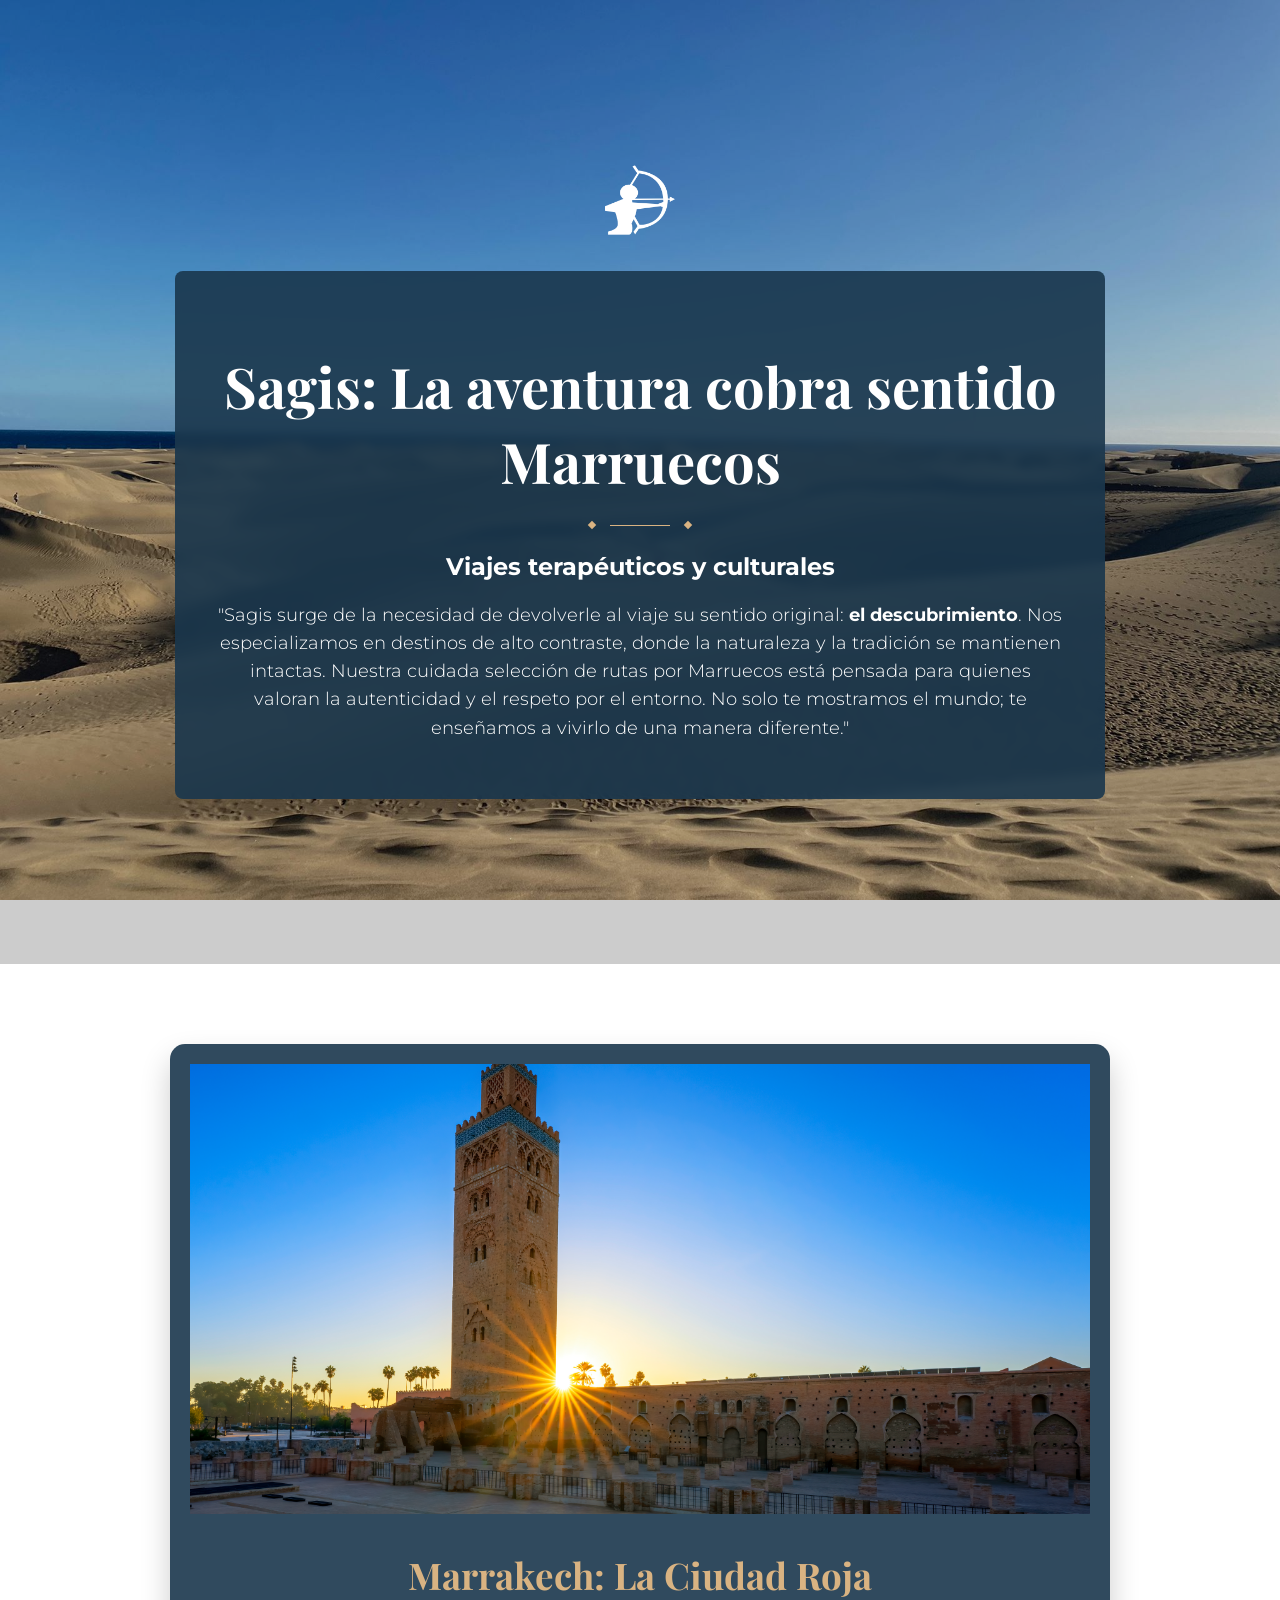
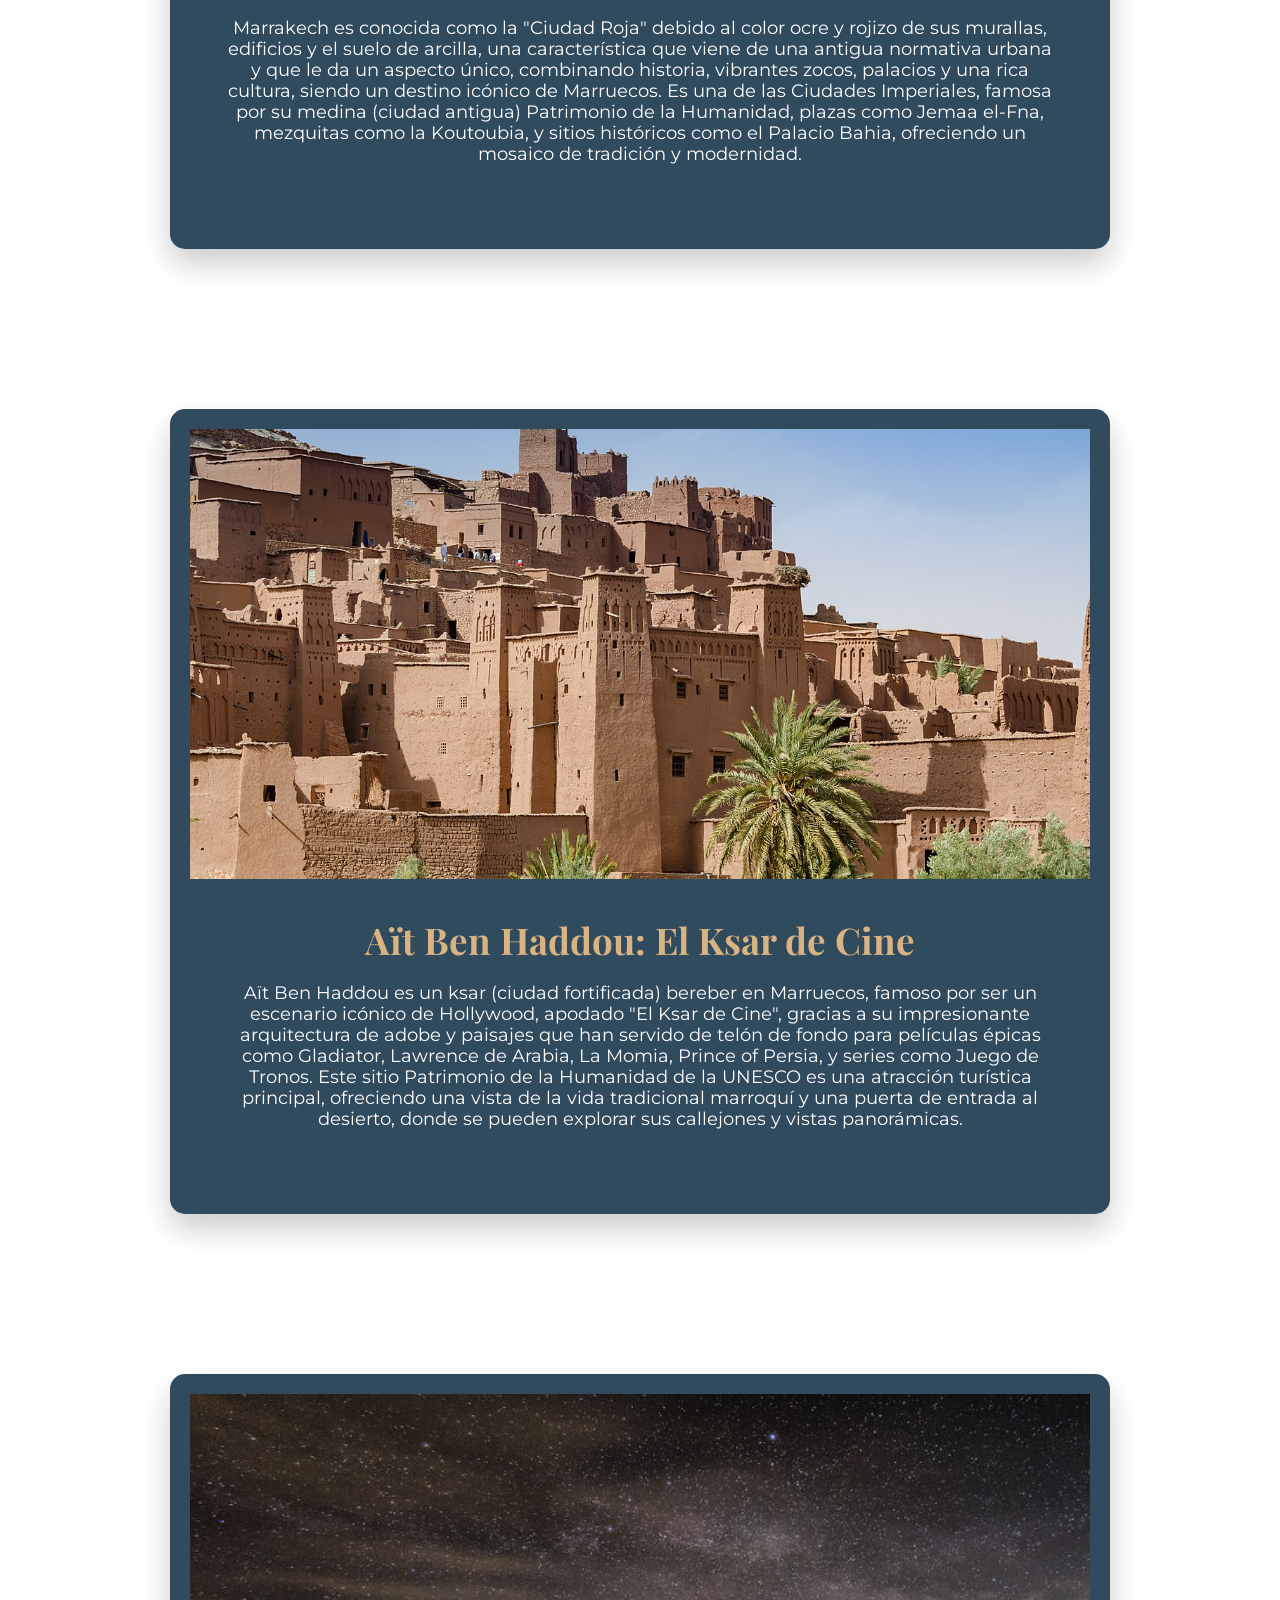
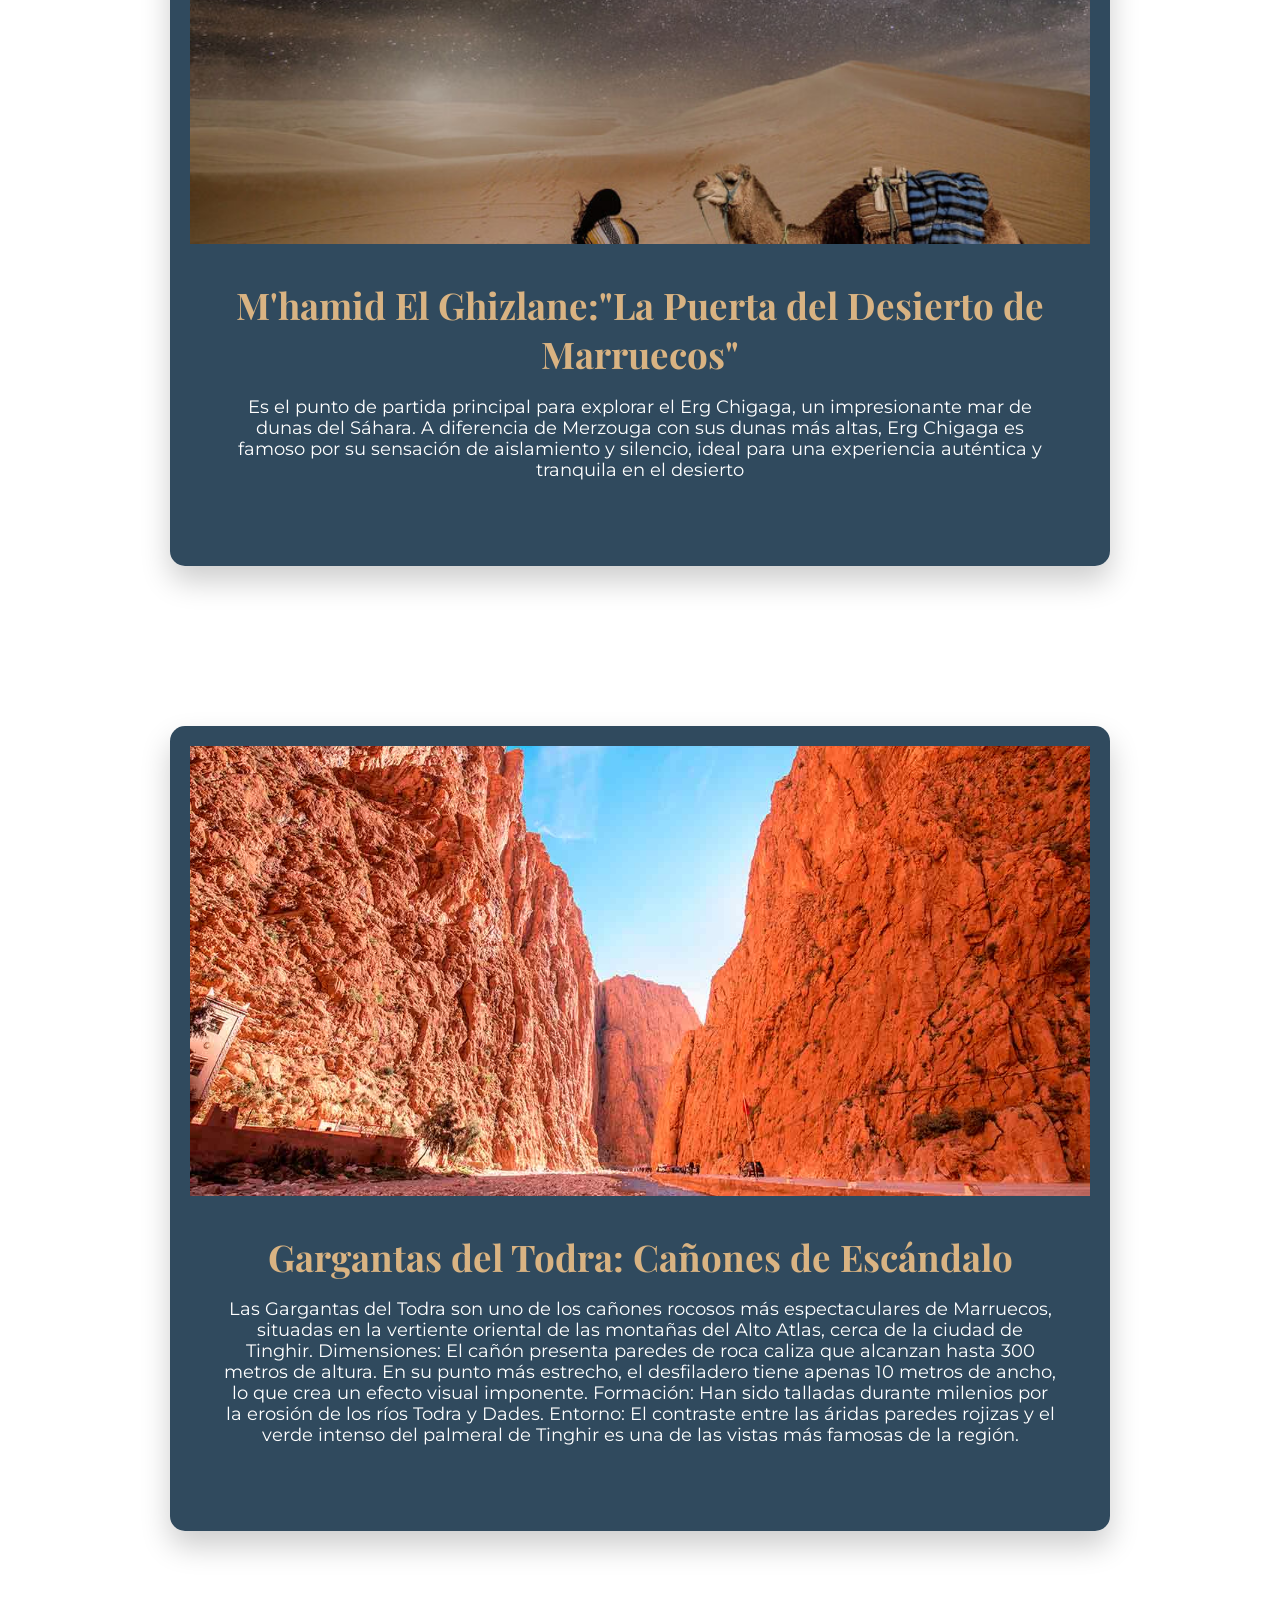
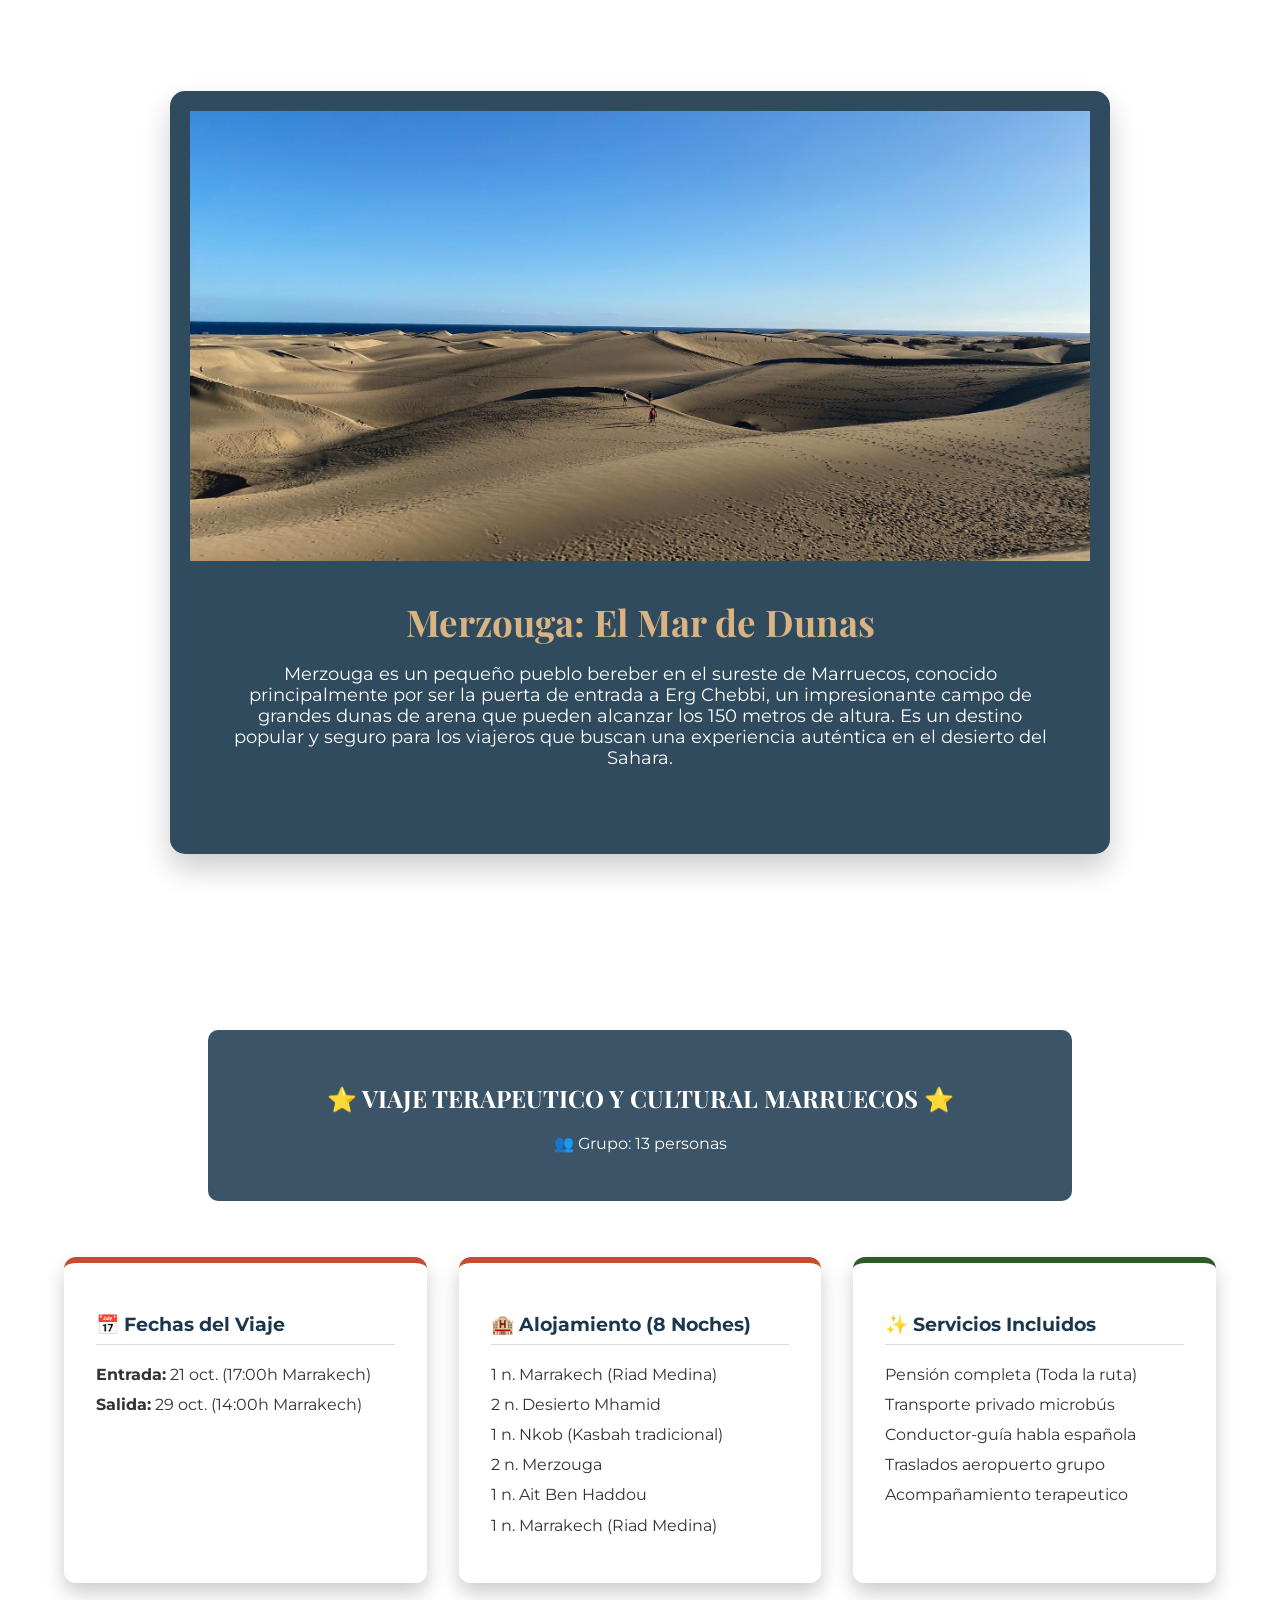
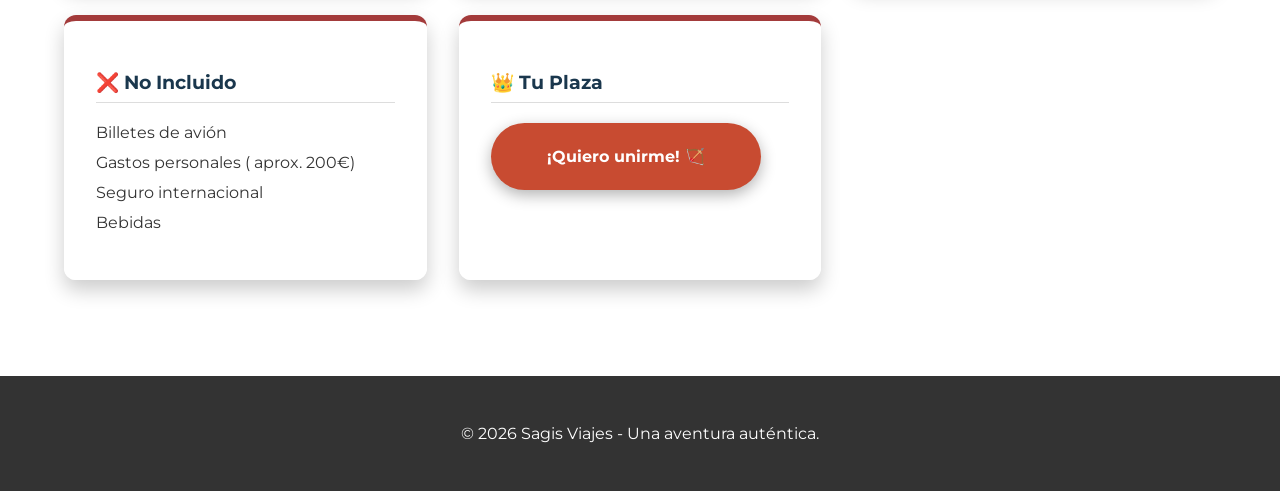
<file: index.html>
<!DOCTYPE html>
<html lang="es">
    <head>
    <meta charset="UTF-8">
    <meta name="viewport" content="width=device-width, initial-scale=1.0">

    <!-- SEO Estándar -->
    <title>Sagis | Viajes Terapéuticos y Culturales. 
    Marruecos</title>
    <meta name="description" content="Sagis: Viajes terapéuticos y culturales en Marruecos. Descubre la magia del desierto, las Kasbahs y el bienestar interior.">

    <!-- Open Graph (WhatsApp / Facebook) -->
    <meta property="og:type" content="website">
    <meta property="og:title" content="Sagis | Viajes Terapéuticos y Culturales. Marruecos">
    <meta property="og:description" content="Un viaje diseñado para el alma en el corazón de Marruecos. Cultura, desierto y paz interior.">
    <meta property="og:image" content="https://leger74.github.io/sagis-marruecos/imagenes/plazamarruecos.jpeg">
    <meta property="og:url" content="https://leger74.github.io/sagis-marruecos/">

    <!-- Favicon -->
    <link rel="icon" href="./imagenes/signo-sagitario-de-un-arquero(1).png" type="image/x-icon">
    
    <!-- Fuentes y Estilos -->
    <link href="https://fonts.googleapis.com/css2?family=Montserrat:wght@300;400;700&family=Playfair+Display:ital,wght@0,700;1,400&display=swap" rel="stylesheet">
    <link rel="stylesheet" href="./css/estilos.css">
</head>

<body>

    <header class="header-aventura">
        <div class="logo-central">
            <img src="./imagenes/signo-sagitario-de-un-arquero(1).png" alt="Logo Sagitario" class="logo1">
        </div>
        <div class="contenedor-presentacion">
            <h1 class="titulo-principal">
                Sagis: La aventura cobra sentido<br>Marruecos</h1>
            <div class="divisor-decorativo">
                <span class="punto"></span><span class="linea"></span><span class="punto"></span>
            </div>
            <!-- TEXTO DE PRESENTACIÓN RECUPERADO -->
            <div class="cuerpo-texto">
                <h2>Viajes terapéuticos y culturales</h2>
                <p>
                    "Sagis surge de la necesidad de devolverle al viaje su sentido original: <strong>el descubrimiento</strong>. 
                    Nos especializamos en destinos de alto contraste, donde la naturaleza y la tradición se mantienen intactas. 
                    Nuestra cuidada selección de rutas por Marruecos está pensada para quienes valoran la 
                    autenticidad y el respeto por el entorno. No solo te mostramos el mundo; te enseñamos a vivirlo de una manera diferente."
                </p>
            </div>
        </div>
    </header>

    <main>
        <!-- DESTINOS (ESTILO BLOQUE-DESTINO) -->
        <article class="bloque-destino">
            <div class="contenido-destino">
                <img src="./imagenes/famosa-mezquita-koutoubia-marrakech.jpg" alt="Marrakech">
                <h2>Marrakech: La Ciudad Roja</h2>
                <p>Marrakech es conocida como la "Ciudad Roja" debido al color ocre y rojizo de sus murallas, edificios y el suelo de arcilla, una característica que viene de una antigua normativa urbana y que le da un aspecto único, combinando historia, vibrantes zocos, palacios y una rica cultura, siendo un destino icónico de Marruecos. Es una de las Ciudades Imperiales, famosa por su medina (ciudad antigua) Patrimonio de la Humanidad, plazas como Jemaa el-Fna, mezquitas como la Koutoubia, y sitios históricos como el Palacio Bahia, ofreciendo un mosaico de tradición y modernidad.  </p>
            </div>
        </article>

        <article class="bloque-destino">
            <div class="contenido-destino">
                <img src="./imagenes/cine2.jpg" alt="Aït Ben Haddou">
                <h2>Aït Ben Haddou: El Ksar de Cine</h2>
                <p>Aït Ben Haddou es un ksar (ciudad fortificada) bereber en Marruecos, famoso por ser un escenario icónico de Hollywood, apodado "El Ksar de Cine", gracias a su impresionante arquitectura de adobe y paisajes que han servido de telón de fondo para películas épicas como Gladiator, Lawrence de Arabia, La Momia, Prince of Persia, y series como Juego de Tronos. Este sitio Patrimonio de la Humanidad de la UNESCO es una atracción turística principal, ofreciendo una vista de la vida tradicional marroquí y una puerta de entrada al desierto, donde se pueden explorar sus callejones y vistas panorámicas. </p>
            </div>
        </article>

        <article class="bloque-destino">
            <div class="contenido-destino">
                <img src="./imagenes/estrellas_desierto.jpeg" alt="M'hamid desierto de Marruecos">
                <h2>M'hamid El Ghizlane:"La Puerta del Desierto de Marruecos"</h2>
                <p>Es el punto de partida principal para explorar el Erg Chigaga, un impresionante mar de dunas del Sáhara. A diferencia de Merzouga con sus dunas más altas, Erg Chigaga es famoso por su sensación de aislamiento y silencio, ideal para una experiencia auténtica y tranquila en el desierto</p>
            </div>
        </article>

        <article class="bloque-destino">
            <div class="contenido-destino">
                <img src="./imagenes/gargantas-todra.jpg" alt="Gargantas del Todra">
                <h2>Gargantas del Todra: Cañones de Escándalo</h2>
                <p>
                    Las Gargantas del Todra son uno de los cañones rocosos más espectaculares de Marruecos, situadas en la vertiente oriental de las montañas del Alto Atlas, cerca de la ciudad de Tinghir.
                    Dimensiones: El cañón presenta paredes de roca caliza que alcanzan hasta 300 metros de altura. En su punto más estrecho, el desfiladero tiene apenas 10 metros de ancho, lo que crea un efecto visual imponente.
                   Formación: Han sido talladas durante milenios por la erosión de los ríos Todra y Dades.
                  Entorno: El contraste entre las áridas paredes rojizas y el verde intenso del palmeral de Tinghir es una de las vistas más famosas de la región. 
                </p>
            </div>
        </article>

        <article class="bloque-destino">
            <div class="contenido-destino">
                <img src="./imagenes/dunas1.jpg" alt="Merzouga">
                <h2>Merzouga: El Mar de Dunas</h2>
                <p>Merzouga es un pequeño pueblo bereber en el sureste de Marruecos, conocido principalmente por ser la puerta de entrada a Erg Chebbi, un impresionante campo de grandes dunas de arena que pueden alcanzar los 150 metros de altura. Es un destino popular y seguro para los viajeros que buscan una experiencia auténtica en el desierto del Sahara.</p>
            </div>
        </article>

        <!-- SECCIÓN LOGÍSTICA (AHORA CON FONDO TRASLÚCIDO) -->
        <section class="seccion-logistica">
            <div class="itinerario-header">
                <h2>⭐ VIAJE TERAPEUTICO Y CULTURAL MARRUECOS ⭐</h2>
                <p class="grupo-info">👥 Grupo: 13 personas</p>
            </div>

            <div class="grid-itinerario">
                <div class="tarjeta-logistica">
                    <h3>📅 Fechas del Viaje</h3>
                    <ul>
                        <li><strong>Entrada:</strong> 21 oct. (17:00h Marrakech)</li>
                        <li><strong>Salida:</strong> 29 oct. (14:00h Marrakech)</li>
                    </ul>
                </div>

                <div class="tarjeta-logistica">
                    <h3>🏨 Alojamiento (8 Noches)</h3>
                    <ul>
                        <li>1 n. Marrakech (Riad Medina)</li>
                        <li>2 n. Desierto Mhamid</li>
                        <li>1 n. Nkob (Kasbah tradicional)</li>
                        <li>2 n. Merzouga</li>
                        <li>1 n. Ait Ben Haddou</li>
                        <li>1 n. Marrakech (Riad Medina)</li>
                    </ul>
                </div>

                <div class="tarjeta-logistica destacado-verde">
                    <h3>✨ Servicios Incluidos</h3>
                    <ul>
                        <li>Pensión completa (Toda la ruta)</li>
                        <li>Transporte privado microbús</li>
                        <li>Conductor-guía habla española</li>
                        <li>Traslados aeropuerto grupo</li>
                        <li>Acompañamiento terapeutico</li>
                    </ul>
                </div>

                <div class="tarjeta-logistica destacado-rojo">
                    <h3>❌ No Incluido</h3>
                    <ul>
                        <li>Billetes de avión</li>
                        <li>Gastos personales ( aprox. 200€)</li>
                        <li>Seguro internacional</li>
                        <li>Bebidas</li>
                    </ul>
                </div>
                   <div class="tarjeta-logistica destacado-rojo">
                    <h3>👑 Tu Plaza</h3>
                    <a href="https://wa.me/34680245298?text=Hola%20Sagis!%20Me%20gustaría%20recibir%20más%20información%20sobre%20el%20viaje%20a%20Marruecos%20🇲🇦" 
                 target="_blank" 
                 class="btn-reserva">
                ¡Quiero unirme! 🏹
</a>
                    
                    
                </div>
            </div>
            
          
        </section>
    </main>

    <footer class="footer-simple">
        <p>&copy; 2026 Sagis Viajes - Una aventura auténtica.</p>
    </footer>

</body>
</html>
</file>
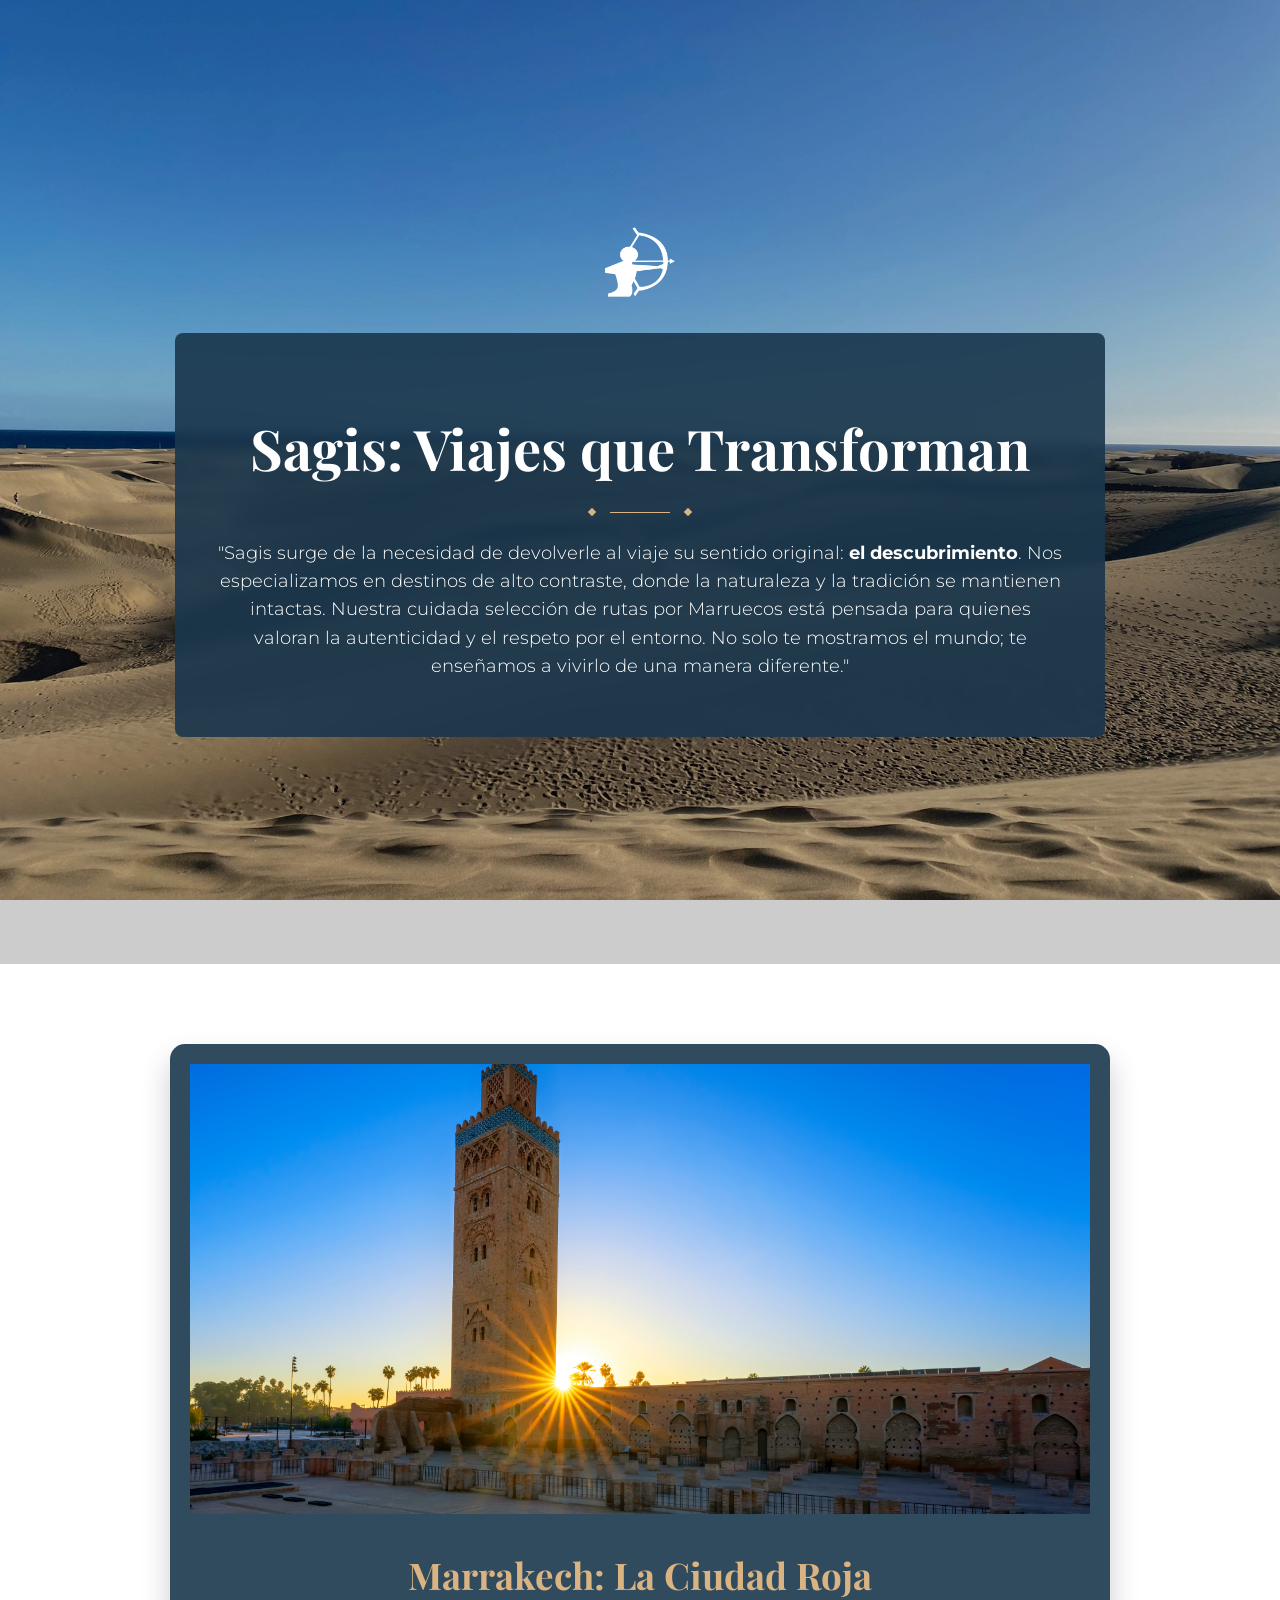
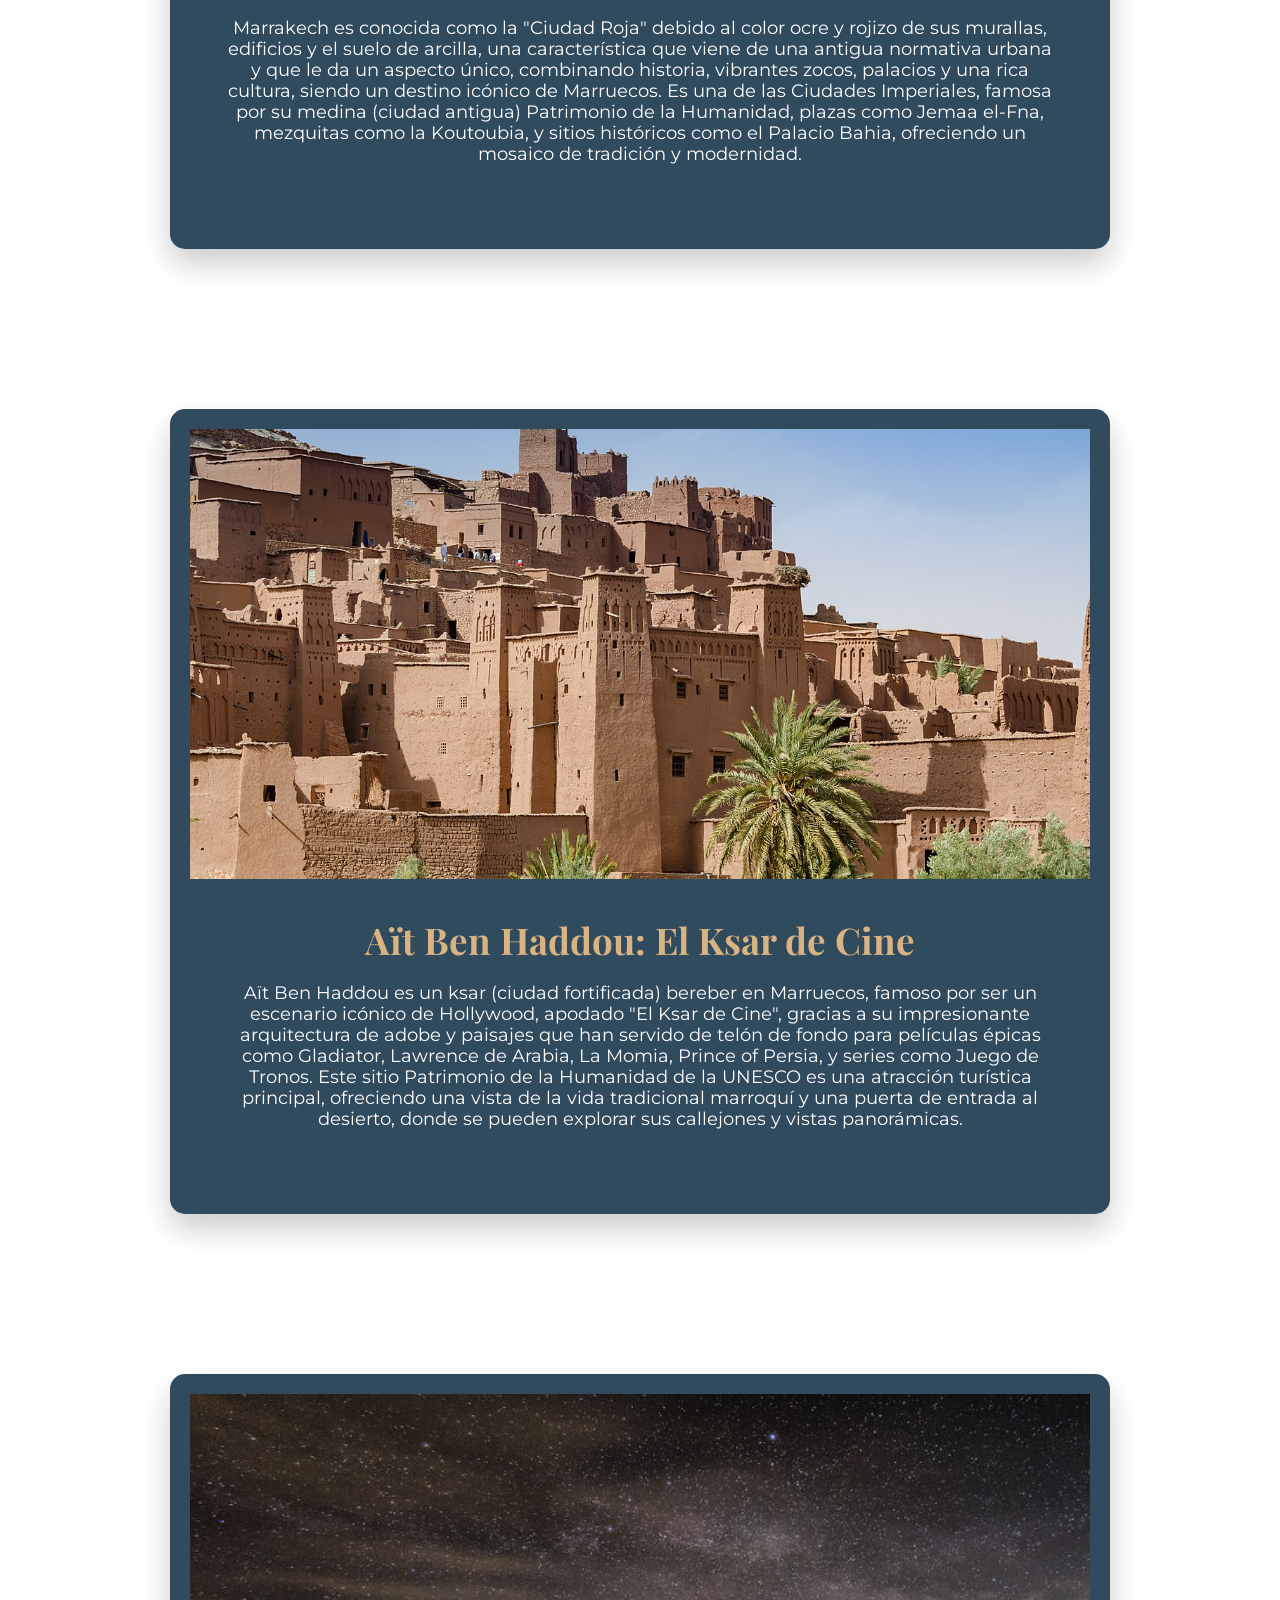
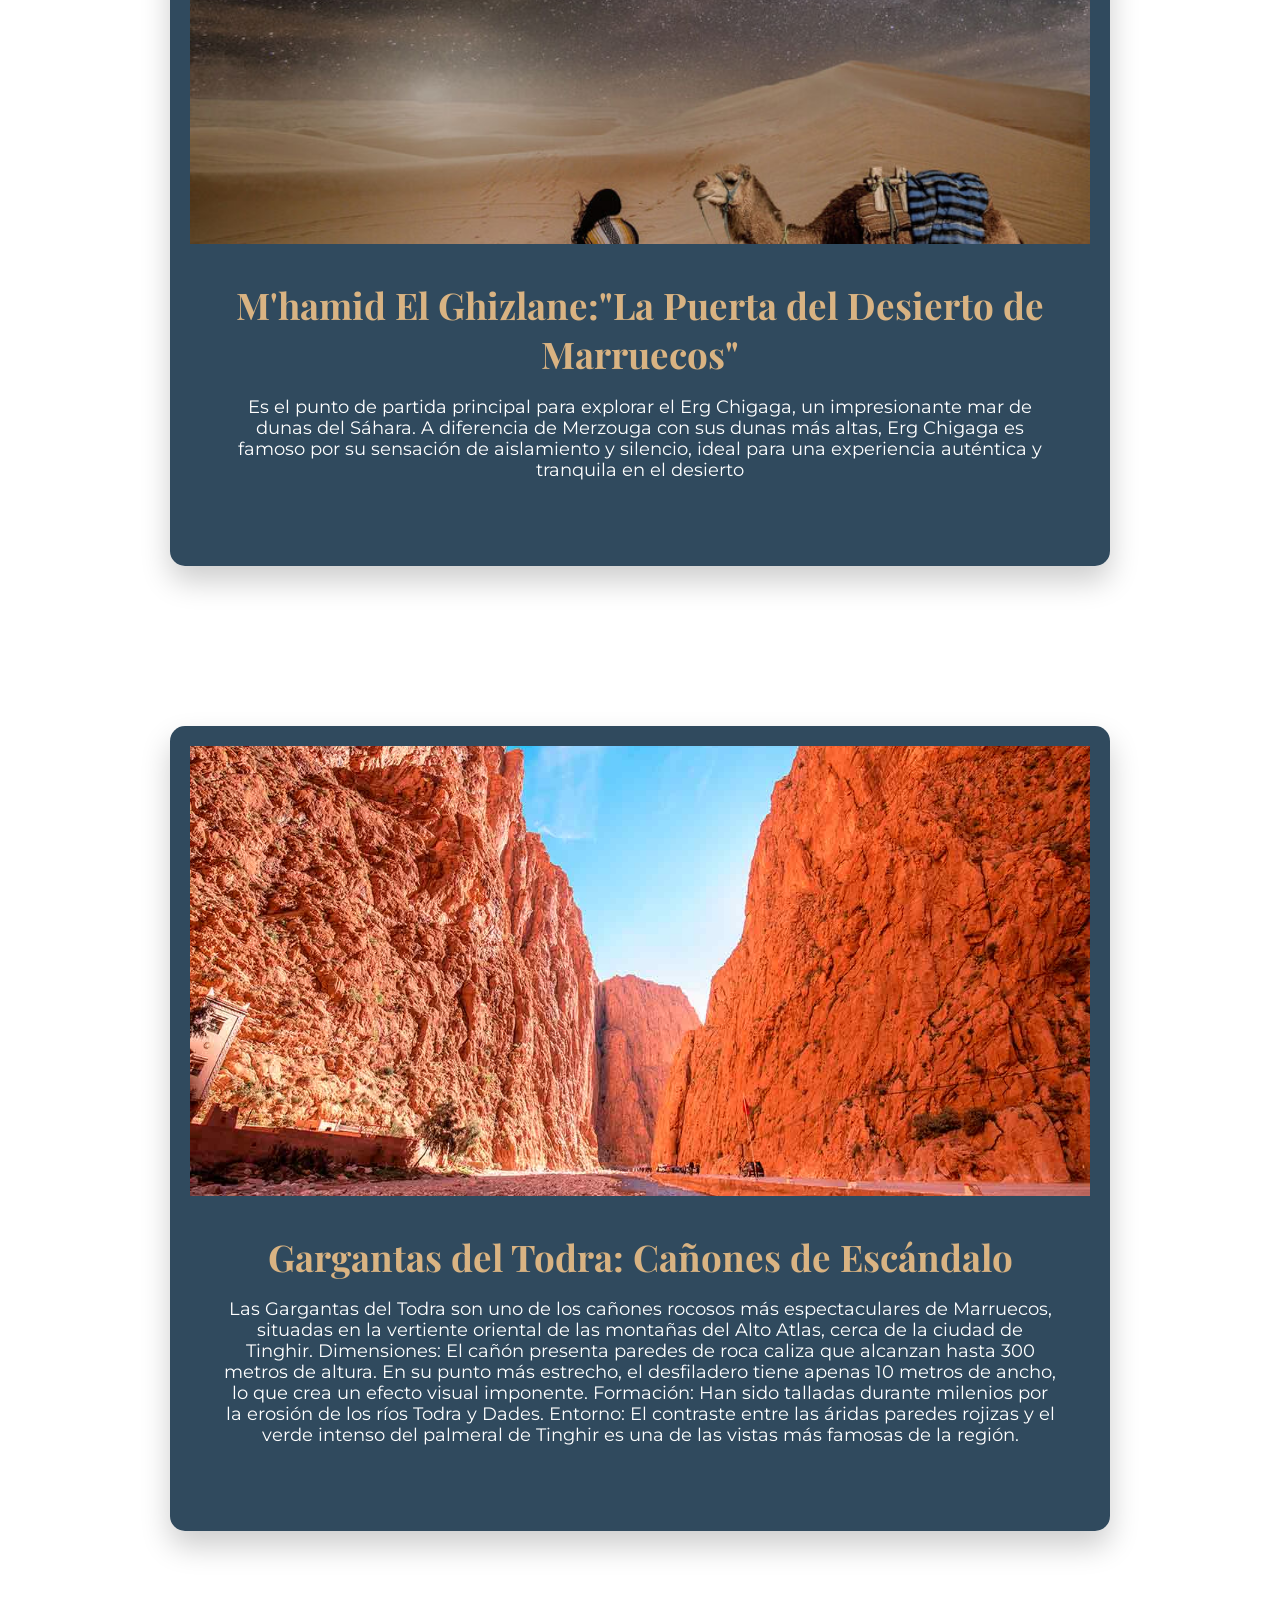
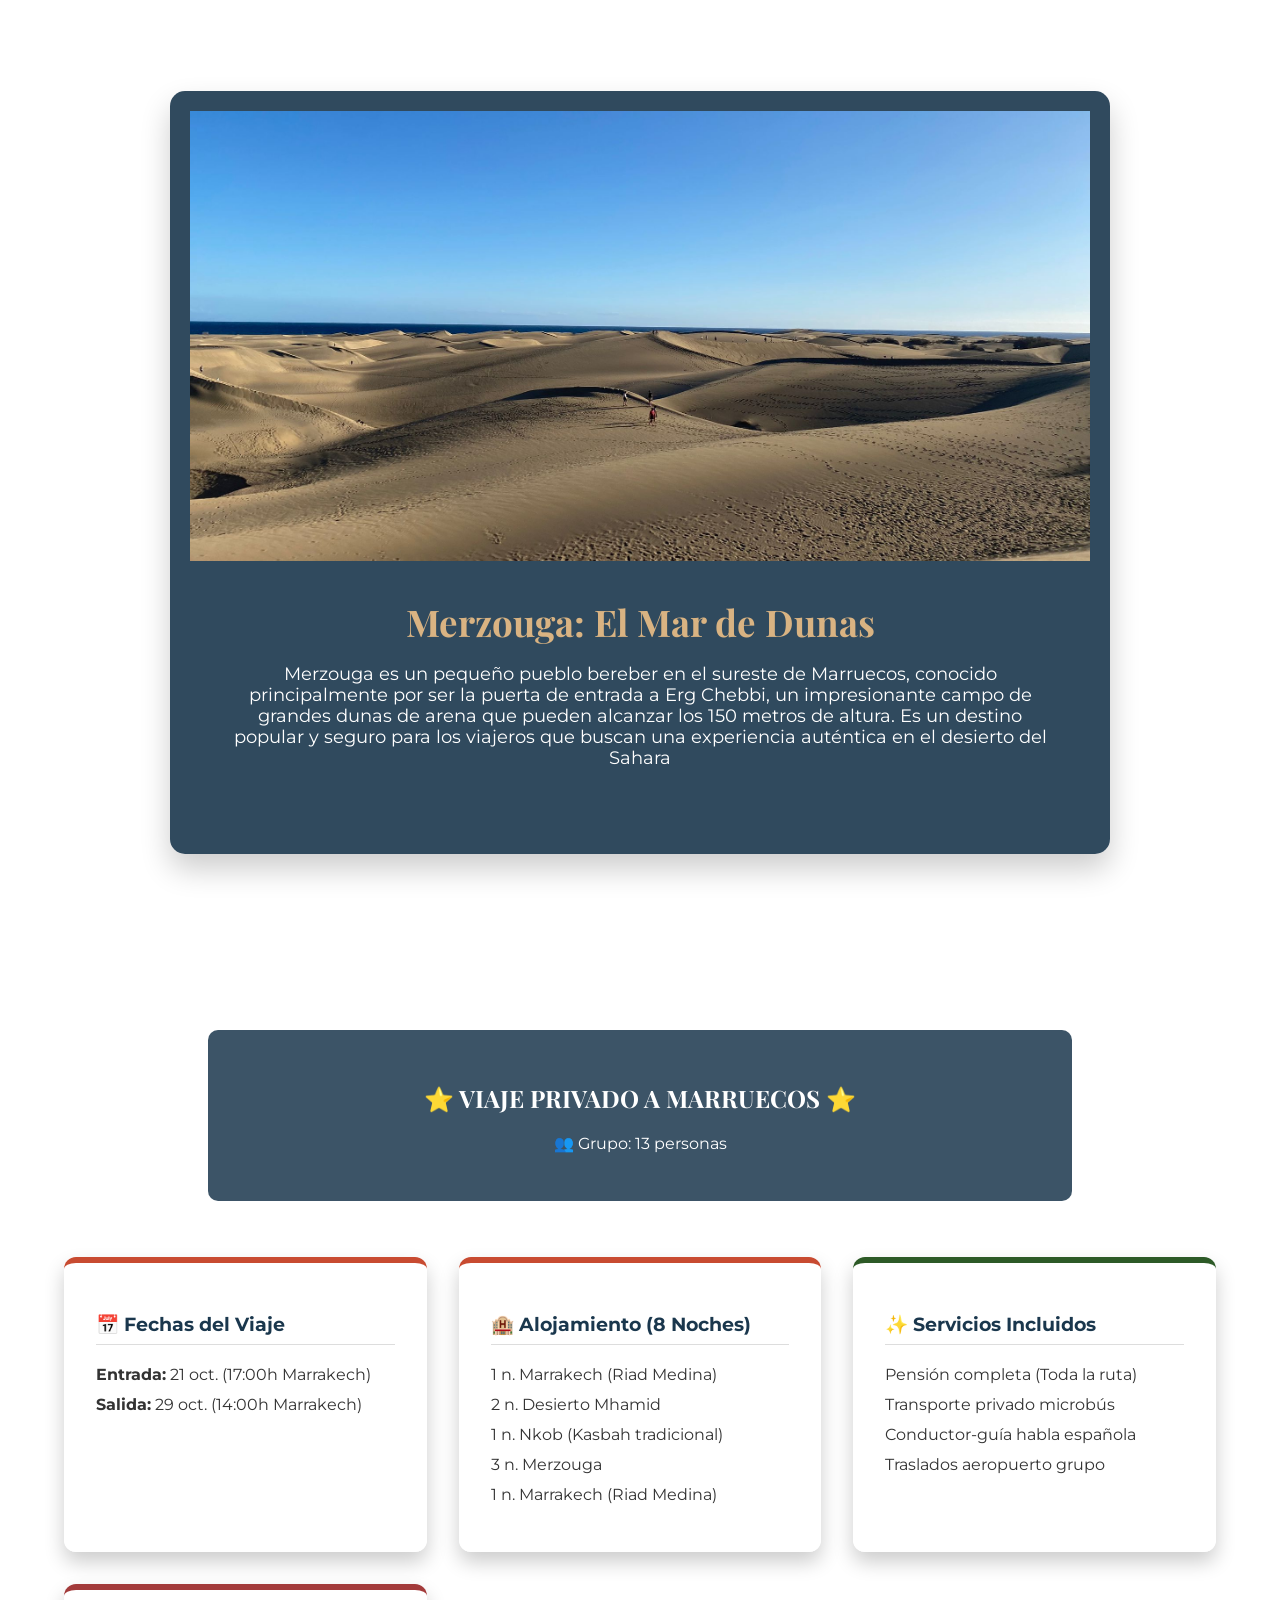
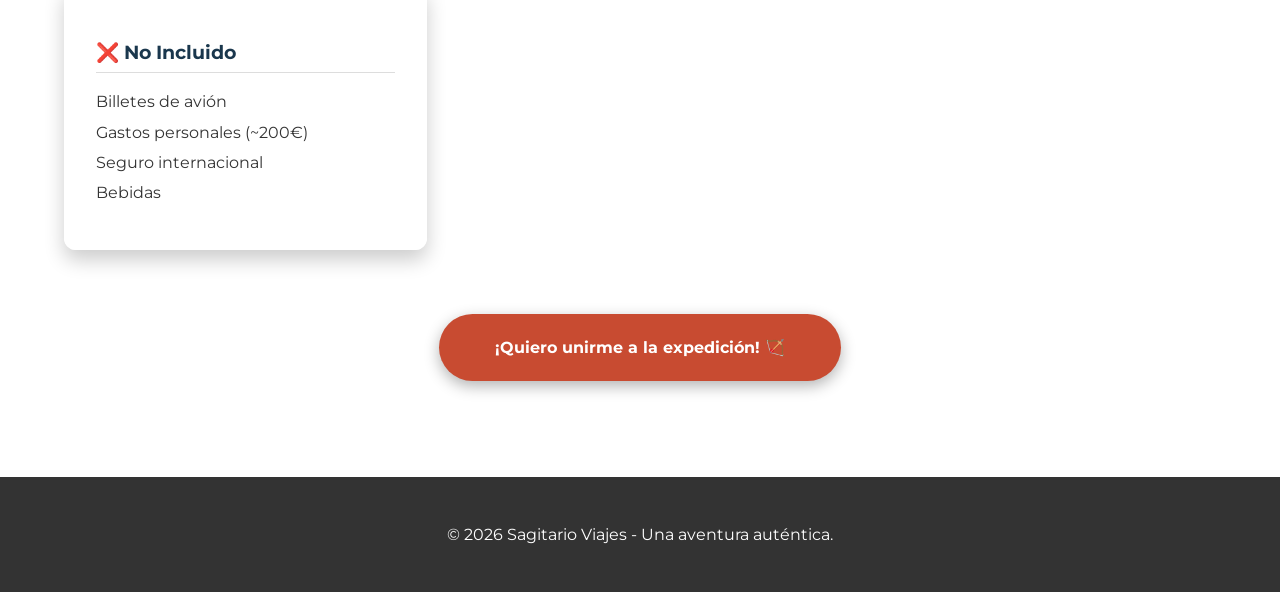
<file: index2.html>
<!DOCTYPE html>
<html lang="es">
<head>
    <meta charset="UTF-8">
    <meta name="viewport" content="width=device-width, initial-scale=1.0">
    <meta name="description" content="Sagitario: Viaje Privado a Marruecos">
    <link rel="icon" href="./imagenes/imagenes/signo-sagitario-de-un-arquero(1).png" type="image/x-icon">
    <link href="https://fonts.googleapis.com/css2?family=Montserrat:wght@300;400;700&family=Playfair+Display:ital,wght@0,700;1,400&display=swap" rel="stylesheet">
    <link rel="stylesheet" href="./css/estilos2.css">
    <title>Sagis | Expedición Marruecos</title>
</head>
<body>

    <header class="header-aventura">
        <div class="logo-central">
            <img src="./imagenes/signo-sagitario-de-un-arquero(1).png" alt="Logo Sagitario" class="logo1">
        </div>
        <div class="contenedor-presentacion">
            <h1 class="titulo-principal">Sagis: Viajes que Transforman</h1>
            <div class="divisor-decorativo">
                <span class="punto"></span><span class="linea"></span><span class="punto"></span>
            </div>
            <!-- TEXTO DE PRESENTACIÓN RECUPERADO -->
            <div class="cuerpo-texto">
                <p>
                    "Sagis surge de la necesidad de devolverle al viaje su sentido original: <strong>el descubrimiento</strong>. 
                    Nos especializamos en destinos de alto contraste, donde la naturaleza y la tradición se mantienen intactas. 
                    Nuestra cuidada selección de rutas por Marruecos está pensada para quienes valoran la 
                    autenticidad y el respeto por el entorno. No solo te mostramos el mundo; te enseñamos a vivirlo de una manera diferente."
                </p>
            </div>
        </div>
    </header>

    <main>
        <!-- DESTINOS (ESTILO BLOQUE-DESTINO) -->
        <article class="bloque-destino">
            <div class="contenido-destino">
                <img src="./imagenes/famosa-mezquita-koutoubia-marrakech.jpg" alt="Marrakech">
                <h2>Marrakech: La Ciudad Roja</h2>
                <p>Marrakech es conocida como la "Ciudad Roja" debido al color ocre y rojizo de sus murallas, edificios y el suelo de arcilla, una característica que viene de una antigua normativa urbana y que le da un aspecto único, combinando historia, vibrantes zocos, palacios y una rica cultura, siendo un destino icónico de Marruecos. Es una de las Ciudades Imperiales, famosa por su medina (ciudad antigua) Patrimonio de la Humanidad, plazas como Jemaa el-Fna, mezquitas como la Koutoubia, y sitios históricos como el Palacio Bahia, ofreciendo un mosaico de tradición y modernidad.  </p>
            </div>
        </article>

        <article class="bloque-destino">
            <div class="contenido-destino">
                <img src="./imagenes/cine2.jpg" alt="Aït Ben Haddou">
                <h2>Aït Ben Haddou: El Ksar de Cine</h2>
                <p>Aït Ben Haddou es un ksar (ciudad fortificada) bereber en Marruecos, famoso por ser un escenario icónico de Hollywood, apodado "El Ksar de Cine", gracias a su impresionante arquitectura de adobe y paisajes que han servido de telón de fondo para películas épicas como Gladiator, Lawrence de Arabia, La Momia, Prince of Persia, y series como Juego de Tronos. Este sitio Patrimonio de la Humanidad de la UNESCO es una atracción turística principal, ofreciendo una vista de la vida tradicional marroquí y una puerta de entrada al desierto, donde se pueden explorar sus callejones y vistas panorámicas. </p>
            </div>
        </article>

        <article class="bloque-destino">
            <div class="contenido-destino">
                <img src="./imagenes/estrellas_desierto.jpeg" alt="M'hamid desierto de Marruecos">
                <h2>M'hamid El Ghizlane:"La Puerta del Desierto de Marruecos"</h2>
                <p>Es el punto de partida principal para explorar el Erg Chigaga, un impresionante mar de dunas del Sáhara. A diferencia de Merzouga con sus dunas más altas, Erg Chigaga es famoso por su sensación de aislamiento y silencio, ideal para una experiencia auténtica y tranquila en el desierto</p>
            </div>
        </article>

        <article class="bloque-destino">
            <div class="contenido-destino">
                <img src="./imagenes/gargantas-todra.jpg" alt="Gargantas del Todra">
                <h2>Gargantas del Todra: Cañones de Escándalo</h2>
                <p>
                    Las Gargantas del Todra son uno de los cañones rocosos más espectaculares de Marruecos, situadas en la vertiente oriental de las montañas del Alto Atlas, cerca de la ciudad de Tinghir.
                    Dimensiones: El cañón presenta paredes de roca caliza que alcanzan hasta 300 metros de altura. En su punto más estrecho, el desfiladero tiene apenas 10 metros de ancho, lo que crea un efecto visual imponente.
                   Formación: Han sido talladas durante milenios por la erosión de los ríos Todra y Dades.
                  Entorno: El contraste entre las áridas paredes rojizas y el verde intenso del palmeral de Tinghir es una de las vistas más famosas de la región. 
                </p>
            </div>
        </article>

        <article class="bloque-destino">
            <div class="contenido-destino">
                <img src="./imagenes/dunas1.jpg" alt="Merzouga">
                <h2>Merzouga: El Mar de Dunas</h2>
                <p>Merzouga es un pequeño pueblo bereber en el sureste de Marruecos, conocido principalmente por ser la puerta de entrada a Erg Chebbi, un impresionante campo de grandes dunas de arena que pueden alcanzar los 150 metros de altura. Es un destino popular y seguro para los viajeros que buscan una experiencia auténtica en el desierto del Sahara</p>
            </div>
        </article>

        <!-- SECCIÓN LOGÍSTICA (AHORA CON FONDO TRASLÚCIDO) -->
        <section class="seccion-logistica">
            <div class="itinerario-header">
                <h2>⭐ VIAJE PRIVADO A MARRUECOS ⭐</h2>
                <p class="grupo-info">👥 Grupo: 13 personas</p>
            </div>

            <div class="grid-itinerario">
                <div class="tarjeta-logistica">
                    <h3>📅 Fechas del Viaje</h3>
                    <ul>
                        <li><strong>Entrada:</strong> 21 oct. (17:00h Marrakech)</li>
                        <li><strong>Salida:</strong> 29 oct. (14:00h Marrakech)</li>
                    </ul>
                </div>

                <div class="tarjeta-logistica">
                    <h3>🏨 Alojamiento (8 Noches)</h3>
                    <ul>
                        <li>1 n. Marrakech (Riad Medina)</li>
                        <li>2 n. Desierto Mhamid</li>
                        <li>1 n. Nkob (Kasbah tradicional)</li>
                        <li>3 n. Merzouga</li>
                        <li>1 n. Marrakech (Riad Medina)</li>
                    </ul>
                </div>

                <div class="tarjeta-logistica destacado-verde">
                    <h3>✨ Servicios Incluidos</h3>
                    <ul>
                        <li>Pensión completa (Toda la ruta)</li>
                        <li>Transporte privado microbús</li>
                        <li>Conductor-guía habla española</li>
                        <li>Traslados aeropuerto grupo</li>
                    </ul>
                </div>

                <div class="tarjeta-logistica destacado-rojo">
                    <h3>❌ No Incluido</h3>
                    <ul>
                        <li>Billetes de avión</li>
                        <li>Gastos personales (~200€)</li>
                        <li>Seguro internacional</li>
                        <li>Bebidas</li>
                    </ul>
                </div>
            </div>
            
            <div class="cta-final">
                <a href="#" class="btn-reserva">¡Quiero unirme a la expedición! 🏹</a>
            </div>
        </section>
    </main>

    <footer class="footer-simple">
        <p>&copy; 2026 Sagitario Viajes - Una aventura auténtica.</p>
    </footer>

</body>
</html>
</file>
<file: css/estilos.css>
:root {
    --terracota: #C84B31;
    --indigo-opaco: rgba(26, 55, 77, 0.9);
    --blanco-transparente: rgba(255, 255, 255, 0.15); /* Muy ligero para ver el fondo */
    --blanco-tarjeta: rgba(255, 255, 255, 0.95);
    --verde-exito: #2D5A27;
    --rojo-alerta: #A33B3B;
}

body {
    margin: 0;
    padding: 0;
    font-family: 'Montserrat', sans-serif;
    /* Imagen de fondo para toda la página */
    background-image: url('../imagenes/dunas1.jpg');
    background-size: cover;
    background-position: center;
    background-attachment: fixed;
    color: #333;
}

/* HEADER */
.header-aventura {
    height: 100vh;
    display: flex;
    flex-direction: column;
    justify-content: center;
    align-items: center;
    padding: 2rem;
    background: rgba(0,0,0,0.2); /* Filtro para el texto inicial */
}

.contenedor-presentacion {
    background: var(--indigo-opaco);
    padding: 2.5rem;
    color: white;
    max-width: 850px;
    border-radius: 8px;
    text-align: center;
    backdrop-filter: blur(5px);
}
.logo1 {
    width: 70px;
    filter: brightness(0) invert(1);
    margin-bottom: 2rem;
}
.titulo-principal {
    font-family: 'Playfair Display', serif;
    font-size: clamp(1.8rem, 5vw, 3.5rem);
    margin-bottom: 0.5rem;
}

.divisor-decorativo {
    display: flex;
    justify-content: center;
    align-items: center;
    gap: 15px;
    margin: 1.5rem 0;
}

.linea { height: 1px; width: 60px; background: #D9B382; }
.punto { height: 6px; width: 6px; background: #D9B382; transform: rotate(45deg); }

.cuerpo-texto p {
    font-size: 1.1rem;
    line-height: 1.6;
    font-weight: 300;
}

/* BLOQUES DE DESTINO */
.bloque-destino {
    padding: 5rem 5%;
    display: flex;
    justify-content: center;
}

.contenido-destino {
    background: var(--indigo-opaco);
    color: white;
    max-width: 900px;
    width: 100%;
    border-radius: 15px;
    overflow: hidden;
    text-align: center;
    box-shadow: 0 15px 30px rgba(0,0,0,0.2);
    padding: 20px;
}

.contenido-destino img {
    width: 100%;
    height: 450px;
    object-fit: cover;
}

.contenido-destino h2 {
    font-family: 'Playfair Display', serif;
    font-size: 2.3rem;
    margin: 2rem 1rem 1rem;
    color: #D9B382;
}

.contenido-destino p {
    padding: 0 2rem 3rem;
    font-size: 1.1rem;
}


/* ============================================================
   EFECTO DE ZOOM EN IMÁGENES (HOVER)
   ============================================================ */

/* 1. Preparamos la imagen base */
.contenido-destino img {
    /* ... mantén tus propiedades anteriores (width, height, object-fit) ... */
    transition: transform 0.6s cubic-bezier(0.25, 1, 0.5, 1); /* Transición suave y profesional */
    cursor: pointer;
}

/* 2. Efecto cuando el cursor pasa por encima */
.contenido-destino:hover img {
    transform: scale(1.1); /* Aumenta un 10% el tamaño */
}

/* 3. Aseguramos que el contenedor no se deforme */
.contenido-destino {
    overflow: hidden; /* Esto es vital: corta la imagen para que crezca "dentro" del bloque */
}

/* Opcional: Si quieres que el título también reaccione ligeramente */
.contenido-destino:hover h2 {
    color: white; /* Opcional: cambio de color al pasar el mouse */
    transition: color 0.3s ease;
}




/* SECCIÓN LOGÍSTICA (FONDO IGUAL AL BODY) */
.seccion-logistica {
    background: transparent; /* Permite ver el fondo del body */
    padding: 6rem 5%;
}

.itinerario-header {
    text-align: center;
    margin-bottom: 3.5rem;
    background: rgba(26, 55, 77, 0.85); /* Pequeña placa para leer el título */
    padding: 2rem;
    max-width: 800px;
    margin-left: auto;
    margin-right: auto;
    border-radius: 10px;
    color: white;
}

.itinerario-header h2 {
    font-family: 'Playfair Display', serif;
}

.grid-itinerario {
    display: grid;
    grid-template-columns: repeat(auto-fit, minmax(280px, 1fr));
    gap: 2rem;
    max-width: 1200px;
    margin: 0 auto;
}

.tarjeta-logistica {
    background: var(--blanco-tarjeta); /* Tarjetas sólidas para lectura perfecta */
    padding: 2rem;
    border-radius: 12px;
    border-top: 6px solid var(--terracota);
    box-shadow: 0 10px 20px rgba(0,0,0,0.2);
}

.tarjeta-logistica h3 {
    margin-bottom: 1.2rem;
    color: #1A374D;
    border-bottom: 1px solid #ddd;
    padding-bottom: 0.5rem;
}

.tarjeta-logistica ul {
    list-style: none;
    padding: 0;
}

.tarjeta-logistica li {
    margin-bottom: 0.7rem;
    font-size: 1rem;
}

.destacado-verde { border-top-color: var(--verde-exito); }
.destacado-rojo { border-top-color: var(--rojo-alerta); }

.cta-final {
    text-align: center;
    margin-top: 4rem;
}

.btn-reserva {
    display: inline-block;
    background: var(--terracota);
    color: white;
    padding: 1.5rem 3.5rem;
    text-decoration: none;
    font-weight: bold;
    border-radius: 50px;
    box-shadow: 0 5px 15px rgba(0,0,0,0.3);
}

.footer-simple {
    background: rgba(0,0,0,0.8);
    color: white;
    text-align: center;
    padding: 2rem;
}



/* ============================================================
   SOLUCIÓN PARA BLOQUE DE CONTENIDO EN MÓVIL (COMPACTO)
   ============================================================ */

@media (max-width: 768px) {
    /* 1. Ajustamos el bloque principal */
    .bloque-destino {
        padding: 2rem 1rem; /* Reducimos el espacio exterior del bloque */
    }

    .contenido-destino {
        border-radius: 12px; /* Bordes un poco más finos en móvil */
        box-shadow: 0 10px 25px rgba(0,0,0,0.5); /* Sombra más marcada para que resalte */
    }

    /* 2. La imagen ocupa menos espacio vertical para que el texto suba */
    .contenido-destino img {
        height: 220px; /* Reducimos altura para compactar */
    }

    /* 3. Título: Eliminamos el exceso de margen superior */
    .contenido-destino h2 {
        font-size: 1.6rem; /* Tamaño más cómodo para móvil */
        margin: 1.2rem 1rem 0.5rem; /* Margen muy ajustado: Arriba | Lados | Abajo */
        line-height: 1.2;
        text-shadow: 1px 1px 2px rgba(0,0,0,0.3); /* Evita que se vea deslucido */
    }

    /* 4. Párrafo: Quitamos los grandes espacios laterales */
    .contenido-destino p {
        padding: 0 1.2rem 1.8rem; /* Relleno ajustado: Arriba | Lados | Abajo */
        font-size: 0.95rem; /* Un pelín más pequeño para que no ocupe tanto */
        line-height: 1.5;
        text-align: left; /* Alineación a la izquierda suele verse más limpio en móvil */
        margin: 0;
        opacity: 0.95; /* Color más sólido para mejor lectura */
    }

    /* 5. Eliminamos espacios muertos entre elementos */
    .contenido-destino * {
        margin-bottom: 0; 
    }
}


/* ============================================================
   AJUSTE DE SEGURIDAD PARA MÓVILES (TEXTO LARGO)
   ============================================================ */
@media (max-width: 768px) {
    
    /* 1. Evitamos que el header choque con el primer article */
    .header-aventura {
        height: auto; /* Cambiamos de 100vh a auto para que crezca con el texto */
        min-height: 100vh; /* Pero que como mínimo ocupe toda la pantalla */
        padding: 60px 20px; /* Espacio arriba y abajo para que respire */
        display: flex;
        flex-direction: column;
        justify-content: center;
    }

    /* 2. Ajustamos la caja de presentación para que no sea tan ancha */
    .contenedor-presentacion {
        padding: 25px 15px; /* Menos espacio interno */
        margin-top: 20px;
        width: 100%; /* Que use todo el ancho disponible */
    }

    /* 3. Corregimos el texto "deslucido" y los espacios extraños */
    .cuerpo-texto p {
        font-size: 1rem; /* Un pelín más pequeño para que quepa mejor */
        line-height: 1.5; /* Espaciado entre líneas óptimo */
        text-align: left; /* Alineado a la izquierda evita huecos blancos gigantes */
        padding: 0 5px; /* Evita que las letras toquen los bordes de la caja azul */
        margin: 0;
        word-spacing: -1px; /* Junta un poquito las palabras para evitar "ríos" de espacios */
    }

    .titulo-principal {
        font-size: 1.8rem; /* Ajustamos el título para que no ocupe 5 líneas */
        line-height: 1.2;
        margin-bottom: 10px;
    }

    /* 4. Separación de seguridad con el primer artículo */
    main {
        margin-top: 0; 
    }

    /* 5. Ajuste de los bloques de destino para que no se peguen al header */
    .bloque-destino {
        padding: 2rem 1rem;
        scroll-margin-top: 20px; /* Por si añades anclas en el futuro */
    }
}
</file>
<file: css/estilos2.css>
:root {
    --terracota: #C84B31;
    --indigo-opaco: rgba(26, 55, 77, 0.9);
    --blanco-transparente: rgba(255, 255, 255, 0.15); /* Muy ligero para ver el fondo */
    --blanco-tarjeta: rgba(255, 255, 255, 0.95);
    --verde-exito: #2D5A27;
    --rojo-alerta: #A33B3B;
}

body {
    margin: 0;
    font-family: 'Montserrat', sans-serif;
    /* Imagen de fondo para toda la página */
    background-image: url('../imagenes/dunas1.jpg');
    background-size: cover;
    background-position: center;
    background-attachment: fixed;
    color: #333;
}

/* HEADER */
.header-aventura {
    height: 100vh;
    display: flex;
    flex-direction: column;
    justify-content: center;
    align-items: center;
    padding: 2rem;
    background: rgba(0,0,0,0.2); /* Filtro para el texto inicial */
}

.contenedor-presentacion {
    background: var(--indigo-opaco);
    padding: 2.5rem;
    color: white;
    max-width: 850px;
    border-radius: 8px;
    text-align: center;
    backdrop-filter: blur(5px);
}
.logo1 {
    width: 70px;
    filter: brightness(0) invert(1);
    margin-bottom: 2rem;
}
.titulo-principal {
    font-family: 'Playfair Display', serif;
    font-size: clamp(1.8rem, 5vw, 3.5rem);
    margin-bottom: 0.5rem;
}

.divisor-decorativo {
    display: flex;
    justify-content: center;
    align-items: center;
    gap: 15px;
    margin: 1.5rem 0;
}

.linea { height: 1px; width: 60px; background: #D9B382; }
.punto { height: 6px; width: 6px; background: #D9B382; transform: rotate(45deg); }

.cuerpo-texto p {
    font-size: 1.1rem;
    line-height: 1.6;
    font-weight: 300;
}

/* BLOQUES DE DESTINO */
.bloque-destino {
    padding: 5rem 5%;
    display: flex;
    justify-content: center;
}

.contenido-destino {
    background: var(--indigo-opaco);
    color: white;
    max-width: 900px;
    width: 100%;
    border-radius: 15px;
    overflow: hidden;
    text-align: center;
    box-shadow: 0 15px 30px rgba(0,0,0,0.2);
    padding: 20px;
}

.contenido-destino img {
    width: 100%;
    height: 450px;
    object-fit: cover;
}

.contenido-destino h2 {
    font-family: 'Playfair Display', serif;
    font-size: 2.3rem;
    margin: 2rem 1rem 1rem;
    color: #D9B382;
}

.contenido-destino p {
    padding: 0 2rem 3rem;
    font-size: 1.1rem;
}


/* ============================================================
   EFECTO DE ZOOM EN IMÁGENES (HOVER)
   ============================================================ */

/* 1. Preparamos la imagen base */
.contenido-destino img {
    /* ... mantén tus propiedades anteriores (width, height, object-fit) ... */
    transition: transform 0.6s cubic-bezier(0.25, 1, 0.5, 1); /* Transición suave y profesional */
    cursor: pointer;
}

/* 2. Efecto cuando el cursor pasa por encima */
.contenido-destino:hover img {
    transform: scale(1.1); /* Aumenta un 10% el tamaño */
}

/* 3. Aseguramos que el contenedor no se deforme */
.contenido-destino {
    overflow: hidden; /* Esto es vital: corta la imagen para que crezca "dentro" del bloque */
}

/* Opcional: Si quieres que el título también reaccione ligeramente */
.contenido-destino:hover h2 {
    color: white; /* Opcional: cambio de color al pasar el mouse */
    transition: color 0.3s ease;
}




/* SECCIÓN LOGÍSTICA (FONDO IGUAL AL BODY) */
.seccion-logistica {
    background: transparent; /* Permite ver el fondo del body */
    padding: 6rem 5%;
}

.itinerario-header {
    text-align: center;
    margin-bottom: 3.5rem;
    background: rgba(26, 55, 77, 0.85); /* Pequeña placa para leer el título */
    padding: 2rem;
    max-width: 800px;
    margin-left: auto;
    margin-right: auto;
    border-radius: 10px;
    color: white;
}

.itinerario-header h2 {
    font-family: 'Playfair Display', serif;
}

.grid-itinerario {
    display: grid;
    grid-template-columns: repeat(auto-fit, minmax(280px, 1fr));
    gap: 2rem;
    max-width: 1200px;
    margin: 0 auto;
}

.tarjeta-logistica {
    background: var(--blanco-tarjeta); /* Tarjetas sólidas para lectura perfecta */
    padding: 2rem;
    border-radius: 12px;
    border-top: 6px solid var(--terracota);
    box-shadow: 0 10px 20px rgba(0,0,0,0.2);
}

.tarjeta-logistica h3 {
    margin-bottom: 1.2rem;
    color: #1A374D;
    border-bottom: 1px solid #ddd;
    padding-bottom: 0.5rem;
}

.tarjeta-logistica ul {
    list-style: none;
    padding: 0;
}

.tarjeta-logistica li {
    margin-bottom: 0.7rem;
    font-size: 1rem;
}

.destacado-verde { border-top-color: var(--verde-exito); }
.destacado-rojo { border-top-color: var(--rojo-alerta); }

.cta-final {
    text-align: center;
    margin-top: 4rem;
}

.btn-reserva {
    display: inline-block;
    background: var(--terracota);
    color: white;
    padding: 1.5rem 3.5rem;
    text-decoration: none;
    font-weight: bold;
    border-radius: 50px;
    box-shadow: 0 5px 15px rgba(0,0,0,0.3);
}

.footer-simple {
    background: rgba(0,0,0,0.8);
    color: white;
    text-align: center;
    padding: 2rem;
}



/* ============================================================
   SOLUCIÓN PARA BLOQUE DE CONTENIDO EN MÓVIL (COMPACTO)
   ============================================================ */

@media (max-width: 768px) {
    /* 1. Ajustamos el bloque principal */
    .bloque-destino {
        padding: 2rem 1rem; /* Reducimos el espacio exterior del bloque */
    }

    .contenido-destino {
        border-radius: 12px; /* Bordes un poco más finos en móvil */
        box-shadow: 0 10px 25px rgba(0,0,0,0.5); /* Sombra más marcada para que resalte */
    }

    /* 2. La imagen ocupa menos espacio vertical para que el texto suba */
    .contenido-destino img {
        height: 220px; /* Reducimos altura para compactar */
    }

    /* 3. Título: Eliminamos el exceso de margen superior */
    .contenido-destino h2 {
        font-size: 1.6rem; /* Tamaño más cómodo para móvil */
        margin: 1.2rem 1rem 0.5rem; /* Margen muy ajustado: Arriba | Lados | Abajo */
        line-height: 1.2;
        text-shadow: 1px 1px 2px rgba(0,0,0,0.3); /* Evita que se vea deslucido */
    }

    /* 4. Párrafo: Quitamos los grandes espacios laterales */
    .contenido-destino p {
        padding: 0 1.2rem 1.8rem; /* Relleno ajustado: Arriba | Lados | Abajo */
        font-size: 0.95rem; /* Un pelín más pequeño para que no ocupe tanto */
        line-height: 1.5;
        text-align: left; /* Alineación a la izquierda suele verse más limpio en móvil */
        margin: 0;
        opacity: 0.95; /* Color más sólido para mejor lectura */
    }

    /* 5. Eliminamos espacios muertos entre elementos */
    .contenido-destino * {
        margin-bottom: 0; 
    }
}
</file>
